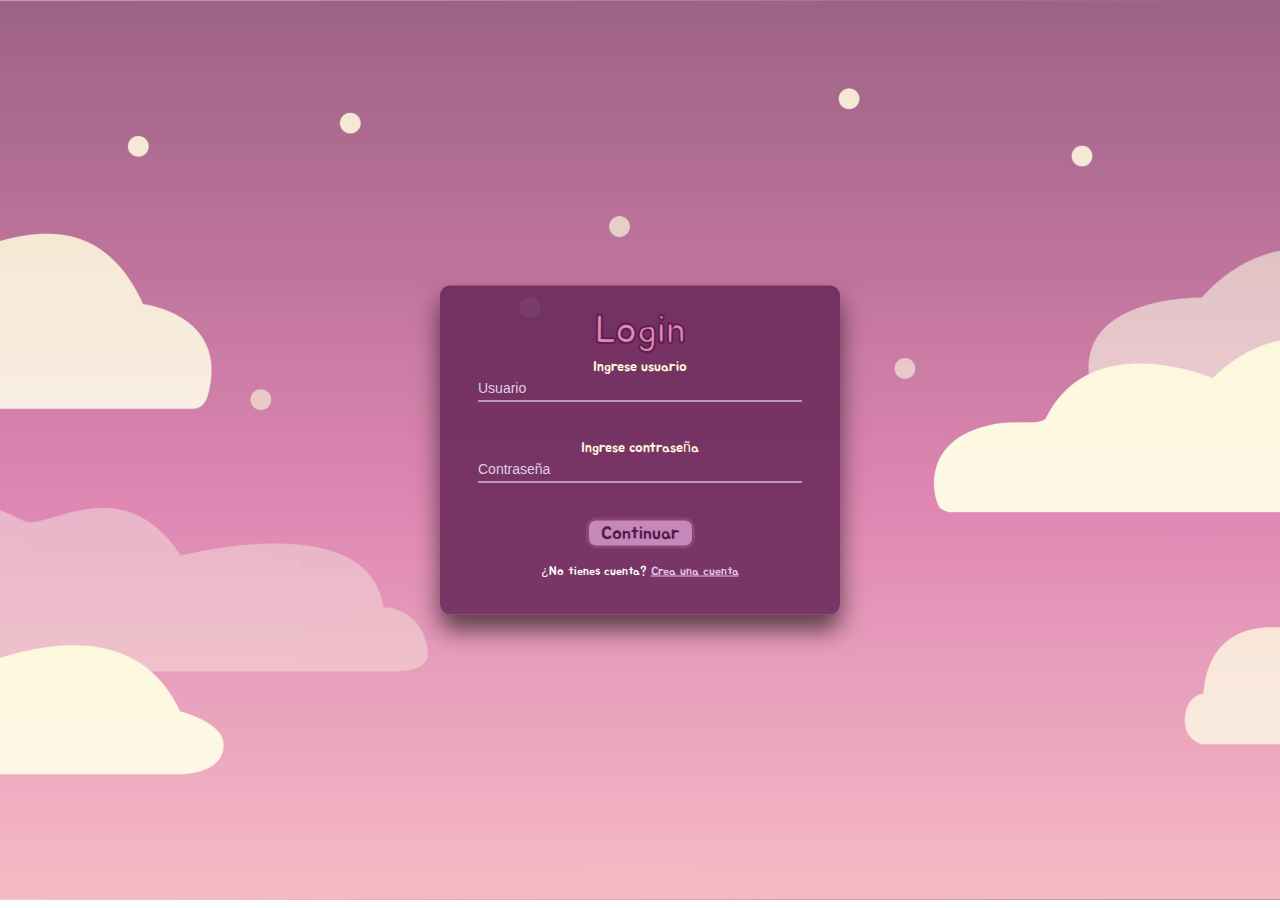
<file: workspace/Sitio/html/index.html>
<!DOCTYPE html>
  <html lang="en">
  <head>
    <link rel="Website Icon" type="png" href="../img/Logo-Epicare.png">
      <meta charset="UTF-8">
      <meta http-equiv="X-UA-Compatible" content="IE=edge">
      <meta name="viewport" content="width=device-width, initial-scale=1.0">
      <title>EpiCare</title>
      <link rel="stylesheet" href="../css/styles.css">
  </head>
  <body style="display:flex; align-items:center; justify-content:center;">
  <div class="login-page">
    <div class="form">
      <form class="register-form" method="POST">
        <h2 style="color:#E188B3; -webkit-text-stroke-width: 1px; -webkit-text-stroke-color: #601E51; font-size: 40px; margin-top: 1px; font-weight: 5px;">Registrarse</h2>
        <label for="nombre">Ingrese nombre completo</label>
        <input type="text" placeholder="Nombre completo *" id="nombre" required/>
        <label for="apellido">Ingrese apellido completo</label>
        <input type="text" placeholder="Apellido *" id="apellido" required/>
        <label for="email">Ingrese email</label>
        <input type="email" placeholder="ejemplo@gmail.com" id="email" required/>
        <label for="usuario">Ingrese usuario</label>
        <input type="text" placeholder="Usuario *" id="usuarior" required/>
        <label for="password">Ingrese contraseña</label>
        <input type="password" id="password" placeholder="Contraseña *" required/>
        <input type="checkbox" id="ver">
        <span><label for="vinculo" >¿Eres vínculo?</label><input id="vinculo" class="vinculo" type="checkbox"/></span>
        <div class="botonbienv">
          <div class="continuar" style="height: 25px;">
            <a class="btn" href="#" id="registrar" style="color:#541D4F; font-size: 18px; margin:12px; margin-top: 2px;">
              Continuar
            </a>
          </div>   
        </div>
        <p class="message">¿Ya tienes cuenta? <a href="#">Loguearse</a></p>
        <p class="mensajer"></p>
      </form>
      <form class="login-form" method="post">
        <h2 style="color:#E188B3; -webkit-text-stroke-width: 1px; -webkit-text-stroke-color: #601E51; font-size: 40px; padding:0px; margin:0px;"></i> Login</h2>
        <label for="usuario">Ingrese usuario</label>
        <input type="text" placeholder="Usuario" id="usuario" required />
        <br>
        <br>
        <label for="contraseña">Ingrese contraseña</label>
        <input type="password" placeholder="Contraseña" id="contrasenia" required/>
        <br>
        <br>
        <div class="botonbienv">
          <div class="continuar" style="height: 25px;">
            <a class="btn" href="#" id="login" style="color:#541D4F; font-size: 18px; margin:12px; margin-top: 2px;">
              Continuar
            </a>
          </div>   
        </div>
        <p class="message">¿No tienes cuenta? <a href="#">Crea una cuenta</a></p>
        <p class="mensaje"></p>
      </form>
    </div>
  </div>
  <script src="https://code.jquery.com/jquery-3.6.0.min.js"></script>
  <script src="../js/main.js"></script>
  </body>
  </html>
</file>
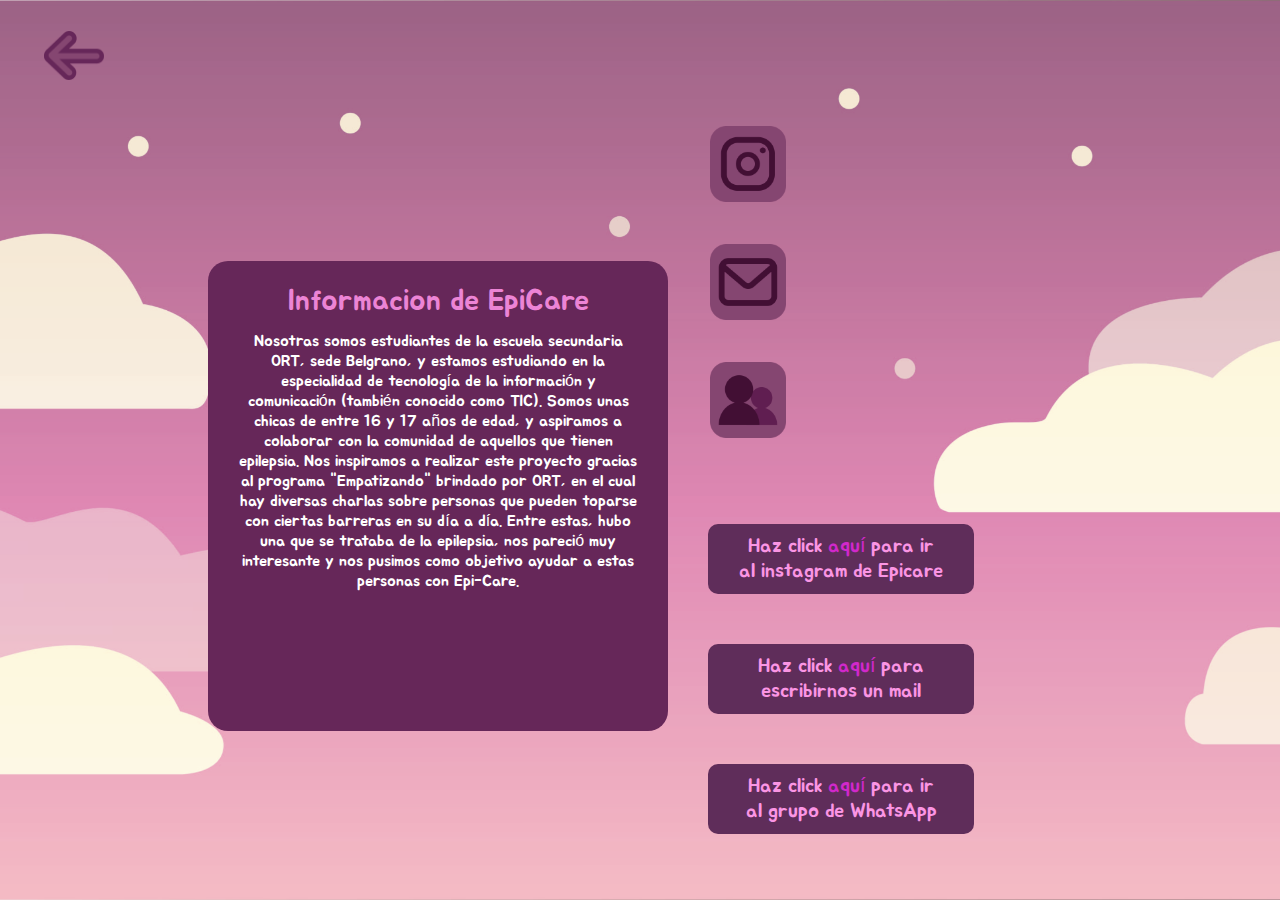
<file: workspace/Sitio/html/AboutUs.html>
<!DOCTYPE html>
<html lang="en">
<head>
    <link rel="Website Icon" type="png" href="../img/Logo-Epicare.png">
    <meta charset="UTF-8">
    <meta name="viewport" content="width=device-width, initial-scale=1.0">
    <title>EpiCare</title>
    <link rel="stylesheet" href="../css/styles.css">
</head>
<body>
    <header class="flecha" style="margin-left:36px; height: 100px; display: flex; align-items: center;">
        <a href="Lobby.html"><img src="../img/Flecha.png" style=" width:60px;"></a> 
    </header>
    <main style="display: flex; align-items: center; justify-content: center; margin-left:200px;">
        <section style="margin: 0px; padding: 10px; border-radius: 20px; background-color: #662759; width: 450px; height: 450px; display: flex; flex-direction: column; align-items: center; justify-content: center; text-align: center; overflow: auto;">
            <article class="Information" style="height: 700px;"> <!--Aca nos quedamos, hay que subir el texto-->
                <article >
                    <h1 style="color:#EC84D5; font-size: 30px; font-weight: 200; line-height: 20px; letter-spacing: 0em;">Informacion de EpiCare</h1>
                </article>
                <article>
                    <p style="width: 400px; color:white;">
                        Nosotras somos estudiantes de la escuela secundaria ORT, sede Belgrano, y estamos estudiando en la especialidad de tecnología de la información y comunicación (también conocido como TIC). 
Somos unas chicas de entre 16 y 17 años de edad, y aspiramos a colaborar con la comunidad de aquellos que tienen epilepsia. Nos inspiramos a realizar este proyecto gracias al programa "Empatizando" brindado por ORT, en el cual hay diversas charlas sobre personas que pueden toparse con ciertas barreras en su día a día. Entre estas, hubo una que se trataba de la epilepsia, nos pareció muy interesante y nos pusimos como objetivo ayudar a estas personas con Epi-Care.
                    </p>
                </article>
            </article>
        </section>
        
        <section>
            <article style="display: flex; flex-wrap:wrap;" class="Social">
                <article class="icons" style="padding:0px; margin:5px;">
                    <ul style="list-style: none;">
                        <li><img src="../img/Icono Instagram.png" class="socials"></li>
                        <li><img src="../img/Icono de gmal.png" class="socials"></li>
                        <li><img src="../img/Icono de grupo.png" class="socials"></li>
                    </ul>
                </article>
                <article class="Instagram">
                    
                    <ul style="list-style: none;">
                        <li><p class="ig" >Haz click <a href="https://instagram.com/epicaree?igshid=dTA3Y2s3ZDh6MGZ2" style="text-decoration: none; color:#D128CA;">aquí</a> para ir al instagram de Epicare</p></li>
                        <li><p class="ig" >Haz click <a href="mailto:epicaree@gmail.com?subject=Asunto del correo&body=Cuerpo del correo" style="text-decoration: none; color:#D128CA;" >aquí</a> para escribirnos un mail</p></li>
                        <li><p class="ig lar">Haz click <a href="https://chat.whatsapp.com/LfnjOqGzAtjEjNrd0Y3JZl"  style="text-decoration: none; color:#D128CA;" >aquí</a> para ir al grupo de WhatsApp</p></li>
                    </ul>
                </article>
            </article>
        </section>
    </main>
</body>
</html>
</file>
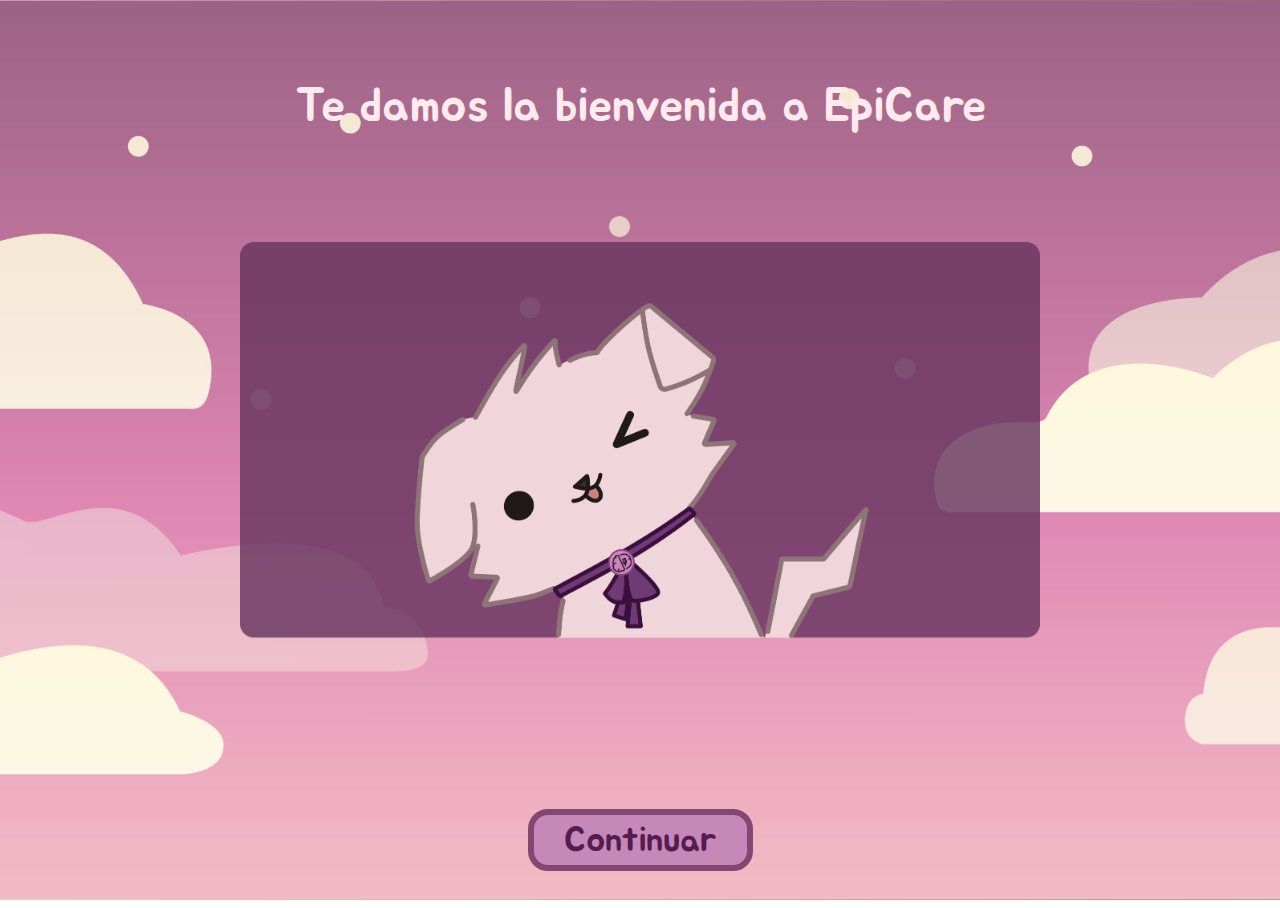
<file: workspace/Sitio/html/Bienvenida.html>
<!DOCTYPE html>
<html lang="en">
    <head>
      <link rel="Website Icon" type="png" href="../img/Logo-Epicare.png">
      <meta charset="UTF-8">
      <meta http-equiv="X-UA-Compatible" content="IE=edge">
      <meta name="viewport" content="width=device-width, initial-scale=1.0">
      <title>EpiCare</title>
      <link rel="stylesheet" href="../css/styles.css"> 
    </head>
    <body style="display: grid;">
      <div class="title">
        <h1 style="font-size:48px; color: #FFEAED; font-weight: 400; letter-spacing: 0em;">Te damos la bienvenida a EpiCare</h1>
      </div>
      
        <div class="mascota">
          <img src="../img/Group 12.png" style="width:800px;">
        </div>
      <br>
      <!--style="justify-content: center; align-items: center;"-->
      <div class="botonbienv">
        <div class="continuar" style="border-radius: 20px; border: 6px solid #854671;">
          <a class="btn" href="Index.html" style="color:#541D4F; font-size: 35px; margin-top: 4px;">
            Continuar
          </a>
        </div>   
      </div>
        
    </body>
</html>
</file>
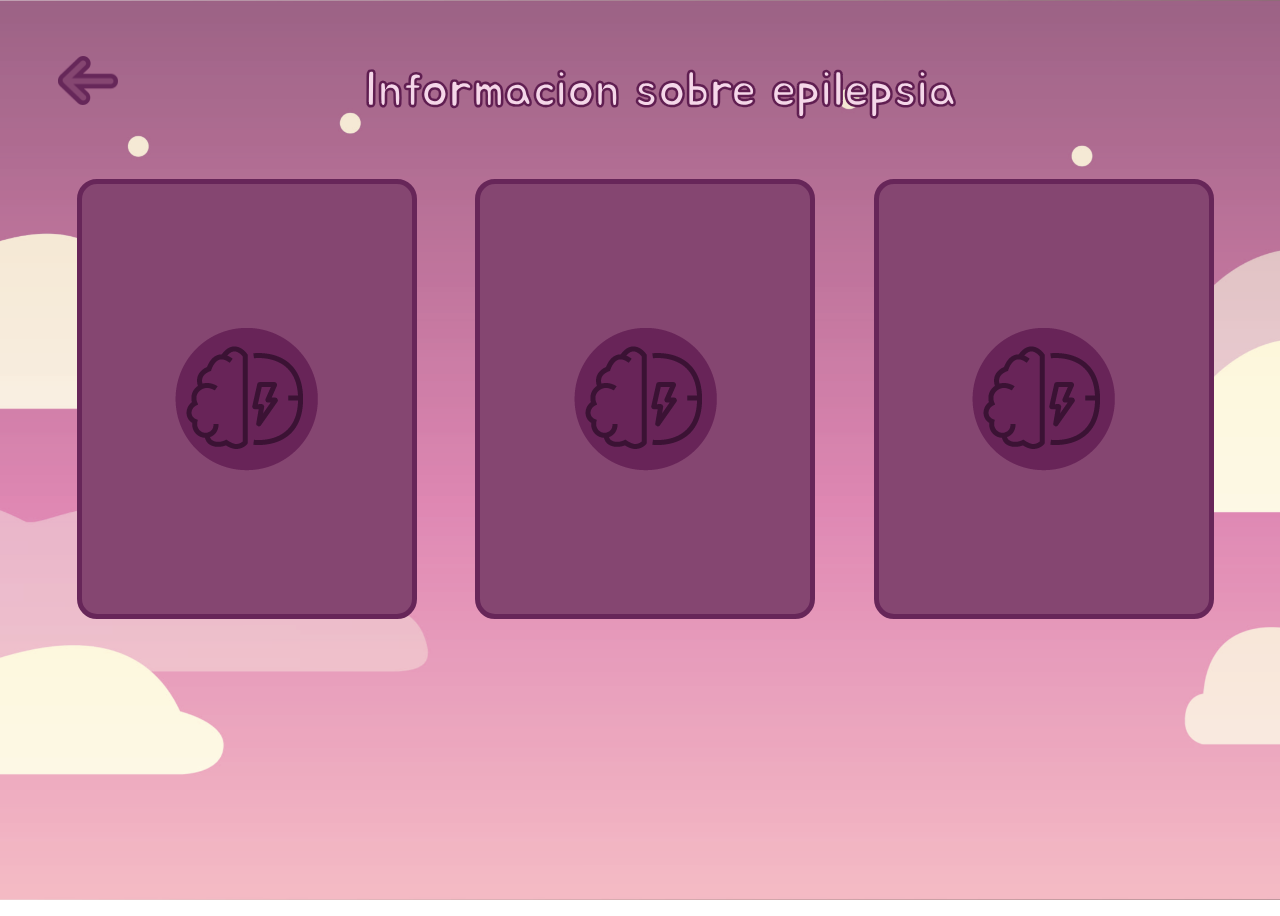
<file: workspace/Sitio/html/Informate.html>
<!DOCTYPE html>
  <html lang="en">
  <head>
      <link rel="Website Icon" type="png" href="../img/Logo-Epicare.png">
      <meta charset="UTF-8">
      <meta http-equiv="X-UA-Compatible" content="IE=edge">
      <meta name="viewport" content="width=device-width, initial-scale=1.0">
      <title>EpiCare</title>
      <link rel="stylesheet" href="../css/informate.css">
  </head>
  <body>
    <header class="flecha">
        <ul style="display: grid; list-style: none;">
            <li><a href="Lobby.html"><img src="../img/Flecha.png" style="width: 60px; margin:40px; margin-left: 10px; margin-bottom: -50px;;"></a></li>
            <article style=" display: flex;justify-content: center; align-items: start; height: auto;">
            <li><h1 style="font-size: 50px; font-family: Jua; color:#F5D7E9; -webkit-text-stroke-width: 1px; -webkit-text-stroke-color: #601E51; padding:0px; margin:0px; margin-bottom: 20px;">Informacion sobre epilepsia</h1></li>
            </article>
        </ul>
    </header>
    <main style="height: 470px;">
        <section class="padre">

            <article class="card">
                <article class="card-inner">

                    <article class="card-front">
                        <img src="../img/Sello de las tarjetas.png">
                    </article>

                    <article class="card-back">
                        <article class="title">
                            <h2>¿Qué es la epilepsia?</h2>
                        </article>
                        <article class="text">
                            <p>La epilepsia es una afección neurológica crónica caracterizada por la presencia de convulsiones recurrentes, que son resultado de una actividad eléctrica anormal en el cerebro. Estas convulsiones pueden manifestarse de diversas maneras, desde pequeñas sacudidas musculares hasta episodios más intensos que implican pérdida de conciencia.</p>
                        </article>
                    </article>

                </article>
            </article>

            <article class="card" >
                <article class="card-inner">

                    <article class="card-front">
                        <img src="../img/Sello de las tarjetas.png">
                    </article>

                    <article class="card-back">
                        <article class="title">
                            <h2>Tipos de crisis</h2>
                        </article>
                        <article class="text">
                            <p style="font-size: 13px;">Crisis Generalizadas: 
                                Crisis Tónico-Clónicas Generalizadas, involucran toda la actividad cerebral y suelen incluir rigidez muscular (fase tónica) seguida de movimientos rítmicos (fase clónica). También pueden ir acompañadas de pérdida de conciencia. 
                                Crisis de Ausencia, breves pérdidas de conciencia, a menudo con mirada fija y falta de respuesta a estímulos externos. 
                                Crisis Mioclónicas, provocan sacudidas cortas en partes del cuerpo.
                                Crisis Epilépticas Focales o Parciales:
                                Crisis Parciales Simples, originadas en una parte específica del cerebro, pueden afectar la conciencia o la percepción sin pérdida completa de conciencia. 
                                Espasmos epilépticos:
                                Aparecen en niños con meses de edad, y son raras tras el segundo año de vida. Consisten en una flexión o extensión brusca del cuerpo y de la cabeza durante 1 a 5 segundos. 
                                </p>
                        </article>
                    </article>

                </article>
            </article>

            <article class="card" >
                <article class="card-inner">

                    <article class="card-front">
                        <img src="../img/Sello de las tarjetas.png">  
                    </article>

                    <article class="card-back">
                        <article class="title">
                            <h2>¿Qué NO hacer?</h2>
                        </article>
                        <article class="text">
                            <p>Durante una crisis epiléptica: 
                                NO trate de sujetar a la persona o evitar que se mueva. 
                                NO ponga nada en la boca de la persona porque podría lesionarle los dientes o la mandíbula. Una persona con una convulsión no se puede tragar la lengua. 
                                NO intente darle respiración boca a boca (como RCP). Por lo general, las personas comienzan a respirar de nuevo por su cuenta después de una convulsión. 
                                NO le ofrezca agua ni alimentos a la persona hasta que no esté completamente alerta.
                                </p>
                        </article>
                    </article>

                </article>
            </article>

        </section>
    </main>
        
  </body>
  </html>
</file>
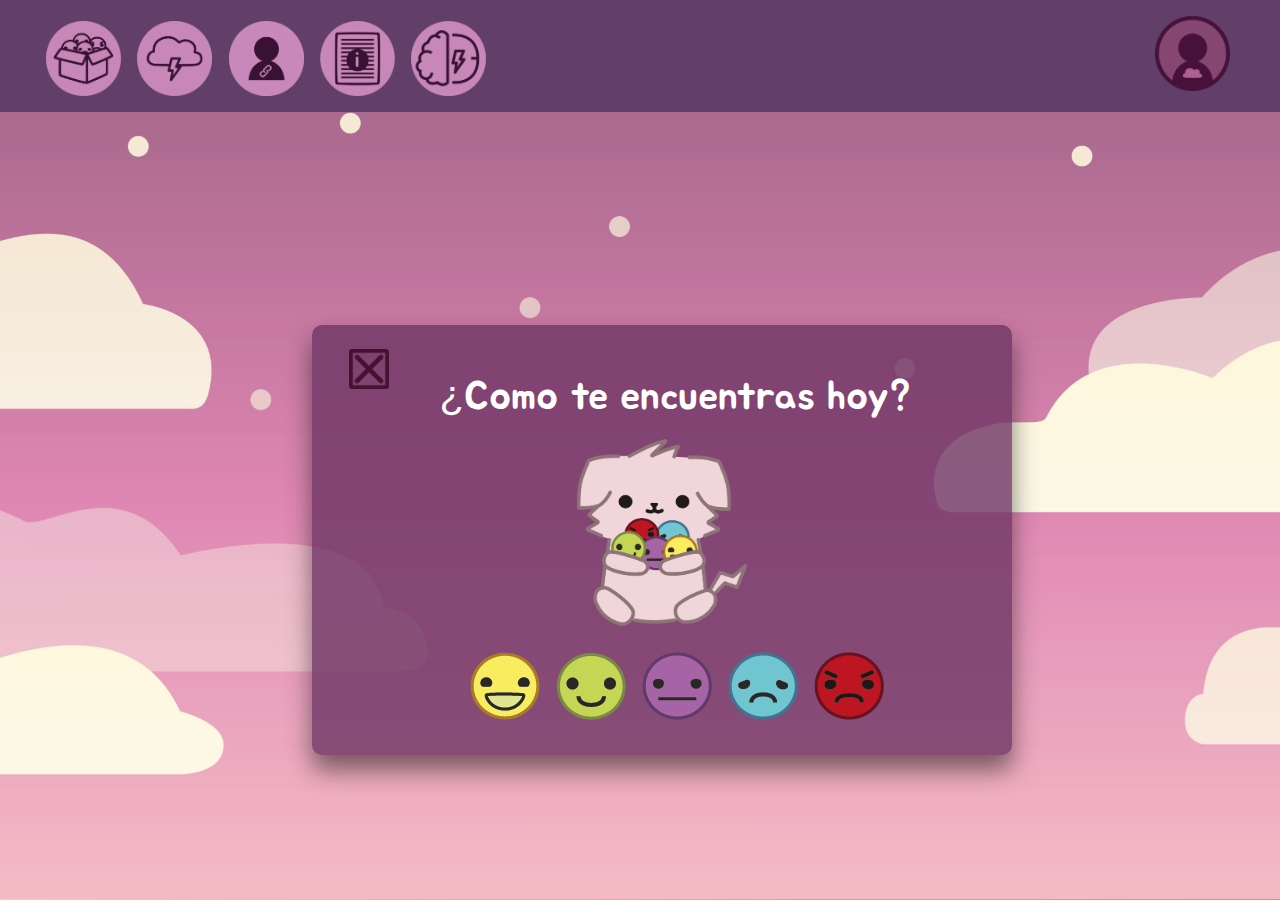
<file: workspace/Sitio/html/Lobby.html>
<!DOCTYPE html>
<html lang="en">
<head>
    <meta charset="UTF-8">
    <link rel="Website Icon" type="png" href="../img/Logo-Epicare.png">
    <meta name="viewport" content="width=device-width, initial-scale=1.0">
    <meta http-equiv="X-UA-Compatible" content="ie=edge">
    <link rel="stylesheet" href="../css/styles.css"/>
    <title>EpiCare</title>
    <style>
        button {
            padding: 1;
            margin: 1;
            border-radius: 100%;
            background: transparent;
            border-color: transparent;
        }
    </style>
</head>
<body>
    
    <nav class="barra">
        <ul class="nav-links" style="padding: 10px 0 0;">
            <li><a href="CalendarioEmociones.html"><img src="../img/Icono de calendario emociones.png" style="width: 75px;"></a></li>
            <li><a href="CalendarioAtaques.html"><img src="../img/Icono Calendario Ataques.png" style="width: 75px;"></a></li>
            <li><a href="vínculos.html"><img src="../img/Icono de Vinculo.png" style="width: 75px;"></a></li>
            <li><a href="Informate.html"><img src="../img/Icono de info.png" style="width: 75px;"></a></li>  
            <li><a href="AboutUs.html"><img src="../img/Icono Informacion Epicare.png" style="width: 75px;"></a></li>
        </ul>
        <ul class="profile" style="margin-right: 20px;">
            <li><a href="Profile.html"><img src="../img/Icono Usuario.png" style="width: 75px;"></a></li>
        </ul>
    </nav>  
    <div class="perro"> 
        <img src="../img/Perrito Buscador (1).png" id="perritobusca">
    </div>
    
        <div class="cuadro" id="cuadro" style="justify-content: center;">
            <ul class="tc1" style="justify-content: space-between; margin-bottom: -10px;;">
                <li><button style="margin:0px;" type="button" id="cerrar" class="cerrar"><img style="margin:0px;" src="../img/X.png" style="cursor: pointer;"></button></li>
                <li><h1 style="color:#fff; font-weight: 100; font-size: 40px; margin-left: -10px;">¿Como te encuentras hoy?</h1></li>
            </ul>
            <article>
            <img style="width: 170px;" src="../img/Perrito emocion Nuevo.png">
        </article>
            <nav>
                <ul class="emociones">
                    <li><button type="button" id="1" class="felizfeliz"><img src="../img/Iamsohappyhappy.png"></button></li>
                    <li><button type="button" id="2" class="feliz"><img src="../img/happy.png"></button></li>
                    <li><button type="button" id="3" class="meh"><img src="../img/Meh.png"></button></li>
                    <li><button type="button" id="4" class="triste"><img src="../img/Tite.png"></button></li>
                    <li><button type="button" id="5" class="enojado"><img src="../img/enojado.png"></button></li> 
                </ul>
            </nav>
        </div>
        
    <div class="caja" id="caja"></div>
    <script src="https://code.jquery.com/jquery-3.6.0.min.js"></script>
    <script src="../js/lobby.js"></script>
</body>
</html>
</file>
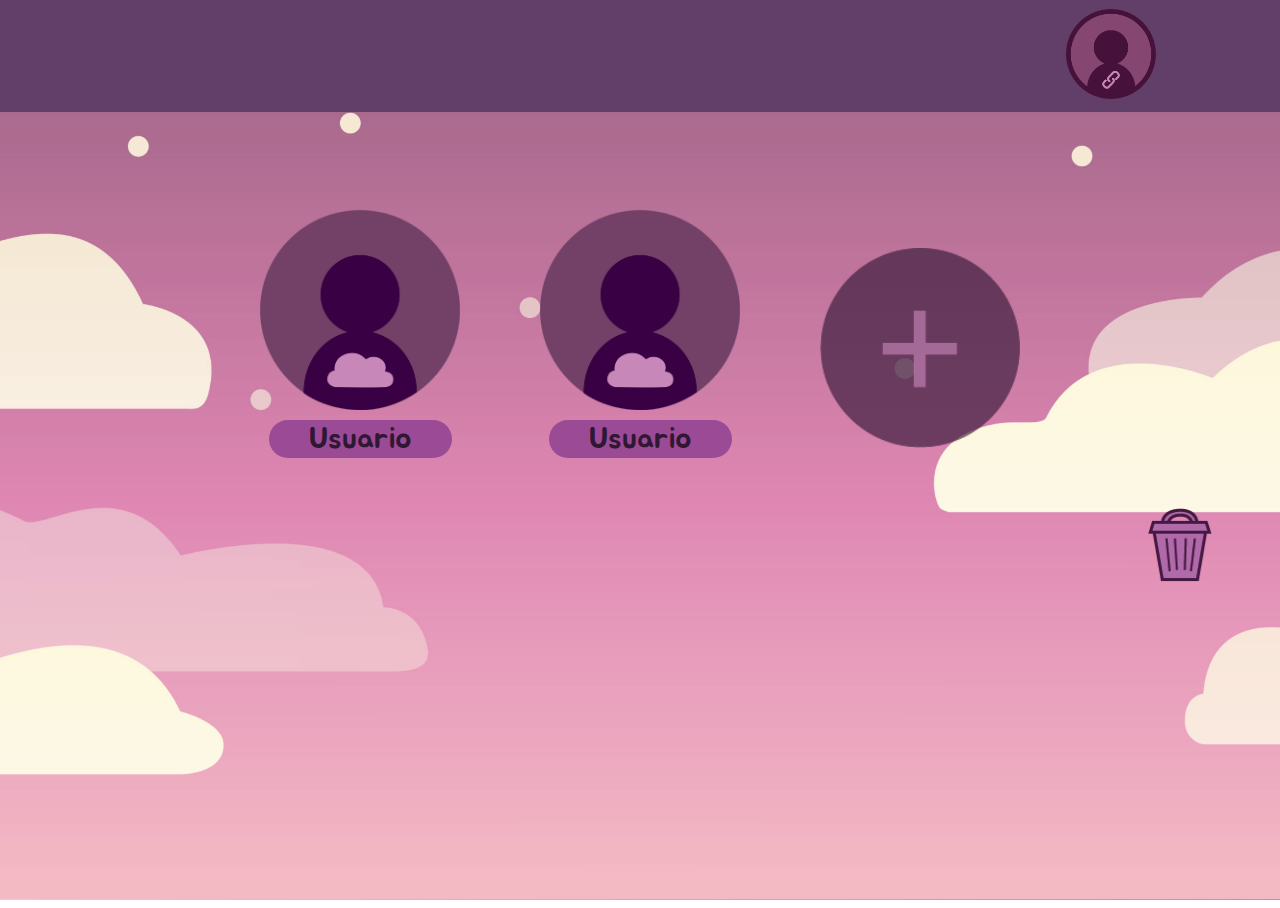
<file: workspace/Sitio/html/LobbyVinculo.html>
<!DOCTYPE html>
<html lang="en">
<head>
    <meta charset="UTF-8">
    <link rel="Website Icon" type="png" href="../img/Logo-Epicare.png">
    <meta name="viewport" content="width=device-width, initial-scale=1.0">
    <meta http-equiv="X-UA-Compatible" content="ie=edge">
    <link rel="stylesheet" href="../css/styles.css"/>
    <link rel="stylesheet" href="../css/informate.css"/>
    <title>EpiCare</title>

</head>
<body>
    <header class="flecha">
        <nav class="barra" style="position:fixed;">
            <ul class="profile" style="margin-right: 20px;">
                <li><a href="Profile.html"><img src="../img/Icono de Vinculo Usuario.png" style="width: 90px;"></a></li>
            </ul>
        </nav>
    </header>
    <main style="height: 520px; margin-bottom: -70px;">
        
        <section class="padre">
            <article class="cuadro" id="cuadro">

                <article class="item">
                    <img src="../img/Cerrar Pantalla.png" id="cerrar">
                </article>

                <article class="item2">
                    <article class="item2child">
                        <h1>Ingresar ID</h1>
                    </article>
                    <article class="item2child2">
                        <input type="number">
                        <button>Continuar</button>
                    </article>
                </article>

            </article>
            <article class="padre vinculos">
                <article class="columna columna2">
                    <article class="eliminar" id="sacar">
                        <img class="menos" id="menos" src="../img/Simbolo para eliminar vinculo.png">
                    </article>
                    <a class="foto userVinculo" href="visualizar.html">
                        <img src="../img/Usuario con Epilepsia[Vinculo].png">
                    </a>
                    <article class="nombre">
                        <p class="name name2">Usuario</p>
                    </article>
                </article>
                <article class="columna columna2">
                    <article class="eliminar" id="sacar">
                        <img class="menos" id="menos" src="../img/Simbolo para eliminar vinculo.png">
                    </article>
                    <a class="foto userVinculo" href="visualizar.html">
                        <img src="../img/Usuario con Epilepsia[Vinculo].png">
                    </a>
                    <article class="nombre">
                        <p class="name name2">Usuario</p>
                    </article>
                </article>
                <article class="columna columna2">
                    <article class="foto">
                        <img src="../img/agregar.png" id="agregar">
                    </article>
                    <article class="nombre">

                    </article>
                </article>
            </article>
        </section>
        
    </main>
    <footer class="footer2">
        <img class="tacho" id="tacho" src="../img/Basurita.png">
    </footer>
    <script src="../js/eliminar.js"></script>
    
    <script src="../js/vinculos.js"></script>
</body>
</html>
</file>
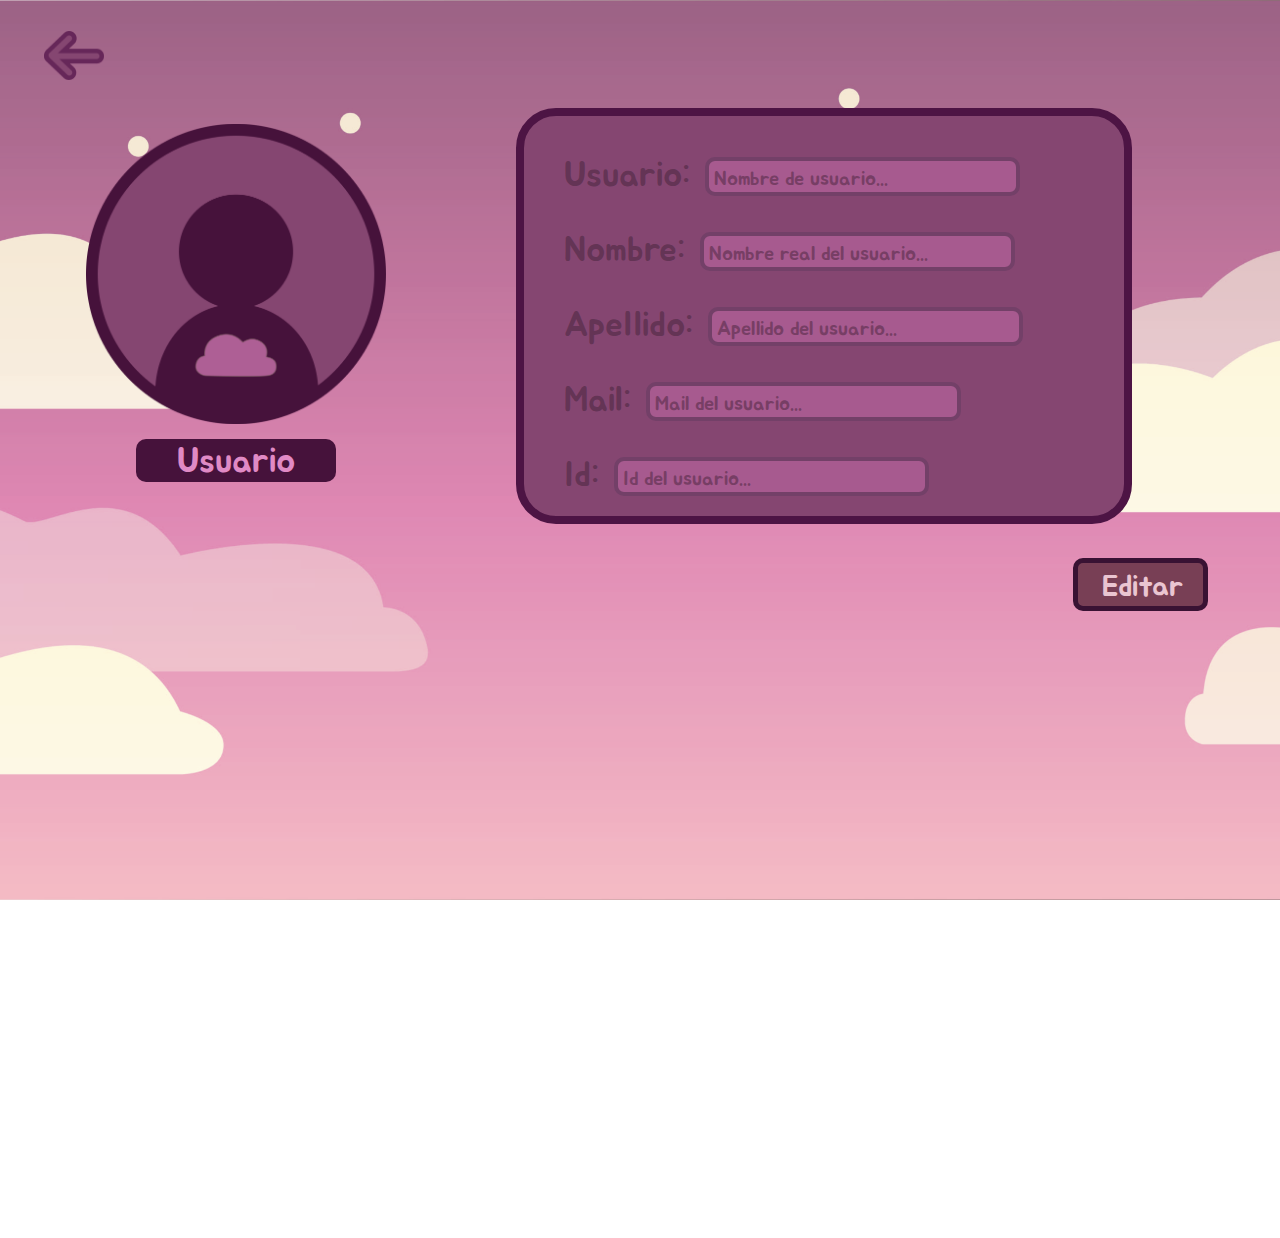
<file: workspace/Sitio/html/Profile.html>
<!DOCTYPE html>
<html lang="en">
<head>
    <meta charset="UTF-8">
    <link rel="Website Icon" type="png" href="../img/Logo-Epicare.png">
    <meta name="viewport" content="width=device-width, initial-scale=1.0">
    <link rel="stylesheet" href="../css/styles.css"/>
    <title>EpiCare</title>
</head>
<body>
    <header class="flecha" style="margin-left:36px; height: 100px; display: flex; align-items: center;">
        <a href="Lobby.html"><img src="../img/Flecha.png" style=" width:60px;"></a> 
    </header>
    <main style="margin-bottom:0;">
        <section>
            <article class="grid" style="margin-right: 140px;">
                    <article class="photo" style="background-color: transparent; display:flex; justify-content: end;">
                        <ul style="display:flex; flex-direction: column; align-items: center; list-style: none;">
                            <li><img src="../img/Foto Usuario.png"></li>
                            <li><h2 style="display:flex; justify-content: center; margin-top: 10px; font-size: 35px; align-items: center; color:#E08AC5; letter-spacing: 0em; font-weight: 10; ; background-color: #46123B; width: 200px; height: 40px; border-radius: 10px; padding-top: 3px;">Usuario</h2></li>
                        </ul>    
                    </article>
                    <article class="userinfo" style="background-color: transparent; display:flex; justify-content: start;">
                        <article style="background-color: #854671; width: 600px; height:400px; border-radius: 40px; border: 8px solid #4D1444; padding:0px;">
                            <ul style="margin:0px; list-style: none;">
                                <li><p style="display:flex; margin-top: 40px; font-size: 35px; align-items: center; color: rgba(59, 29, 50, 0.45); letter-spacing: 0em; font-weight: 10; ; width: auto; height: 40px;">Usuario: <span> <input id="miInput" class="datouser" placeholder="Nombre de usuario..." readonly></span> </p></li>
                                <li><p style="display:flex; margin-top: 0px; font-size: 35px; align-items: center; color: rgba(59, 29, 50, 0.45); letter-spacing: 0em; font-weight: 10; ; width: auto; height: 40px;">Nombre: <span><input id="miInput1" class="datouser" placeholder="Nombre real del usuario..." readonly></span> </p></li>
                                <li><p style="display:flex; margin-top: 0px; font-size: 35px; align-items: center; color: rgba(59, 29, 50, 0.45); letter-spacing: 0em; font-weight: 10; ; width: auto; height: 40px;">Apellido: <span><input id="miInput2" class="datouser" placeholder="Apellido del usuario..." readonly></span> </p></li>
                                <li><p style="display:flex; margin-top: 0px; font-size: 35px; align-items: center; color: rgba(59, 29, 50, 0.45); letter-spacing: 0em; font-weight: 10; ; width: auto; height: 40px;">Mail: <span><input id="miInput3" class="datouser" placeholder="Mail del usuario..." readonly></span> </p></li>
                                <li><p style="display:flex; margin-top: 0px; font-size: 35px; align-items: center; color: rgba(59, 29, 50, 0.45); letter-spacing: 0em; font-weight: 10; ; width: auto; height: 40px;">Id: <span><input id="miInput4" class="datouser" placeholder="Id del usuario..." readonly></span> </p></li>
                            </ul>
                        </article>
                    </article>
            </article>
        </section>
    </main>
    <footer style="display: flex; justify-content: end; margin-top:-680px;">
        <article class="contenedorpadrebutt" style="width: 700px; display:flex; margin-right: 64px; justify-content: end;">
            <a class="editbutton" id="edit">Editar</a> 
        </article>
    </footer>
    <script src="../js/profile.js"></script>
</body>
</html>
</file>
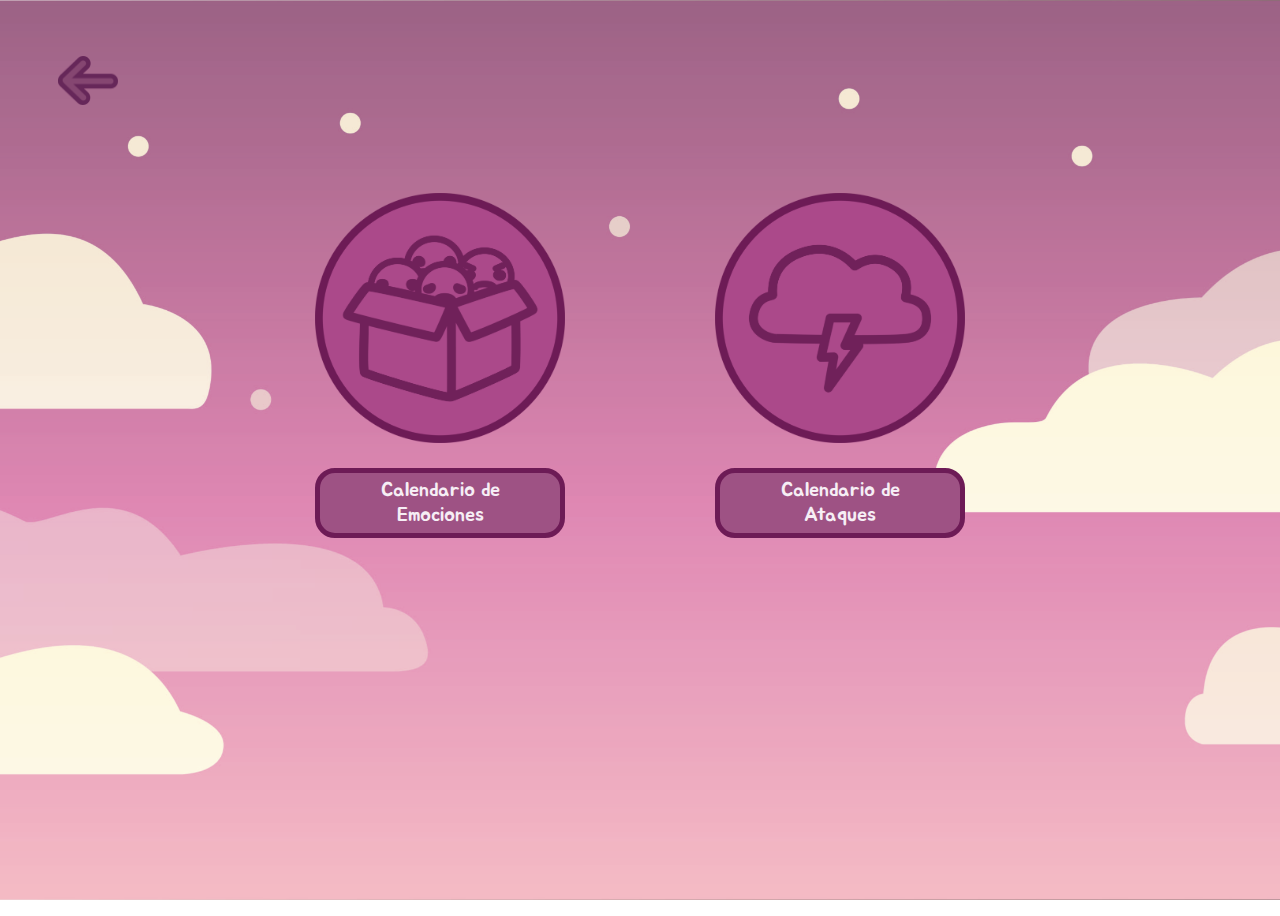
<file: workspace/Sitio/html/visualizar.html>
<!DOCTYPE html>
<html lang="en">
<head>
    <meta charset="UTF-8">
    <link rel="Website Icon" type="png" href="../img/Logo-Epicare.png">
    <meta name="viewport" content="width=device-width, initial-scale=1.0">
    <meta http-equiv="X-UA-Compatible" content="ie=edge">
    <link rel="stylesheet" href="../css/styles.css"/>
    <link rel="stylesheet" href="../css/style.css"/>
    <title>EpiCare</title>

</head>
<body>
    <header class="flecha">
        <ul style="display: grid; list-style: none;">
            <li><a href="Lobby.html"><img src="../img/Flecha.png" style="width: 60px; margin:40px; margin-left: 10px; margin-bottom: 0px;;"></a></li>
            <article style=" display: flex;justify-content: center; align-items: start;">
            </article>
        </ul>
    </header>
    <main>
        <article class="columna">
            <a href="../html/CalendarioEmociones.html"><img  src="../img/Icono de calendario emociones (1).png"></a>
            <p>Calendario de Emociones</p>
        </article>
        <article class="columna">
            <a href="../html/CalendarioAtaques.html"><img src="../img/Incono calendario ataques.png"></a>
            <p>Calendario de Ataques</p>
        </article>
    </main>
</body>
</html>
</file>
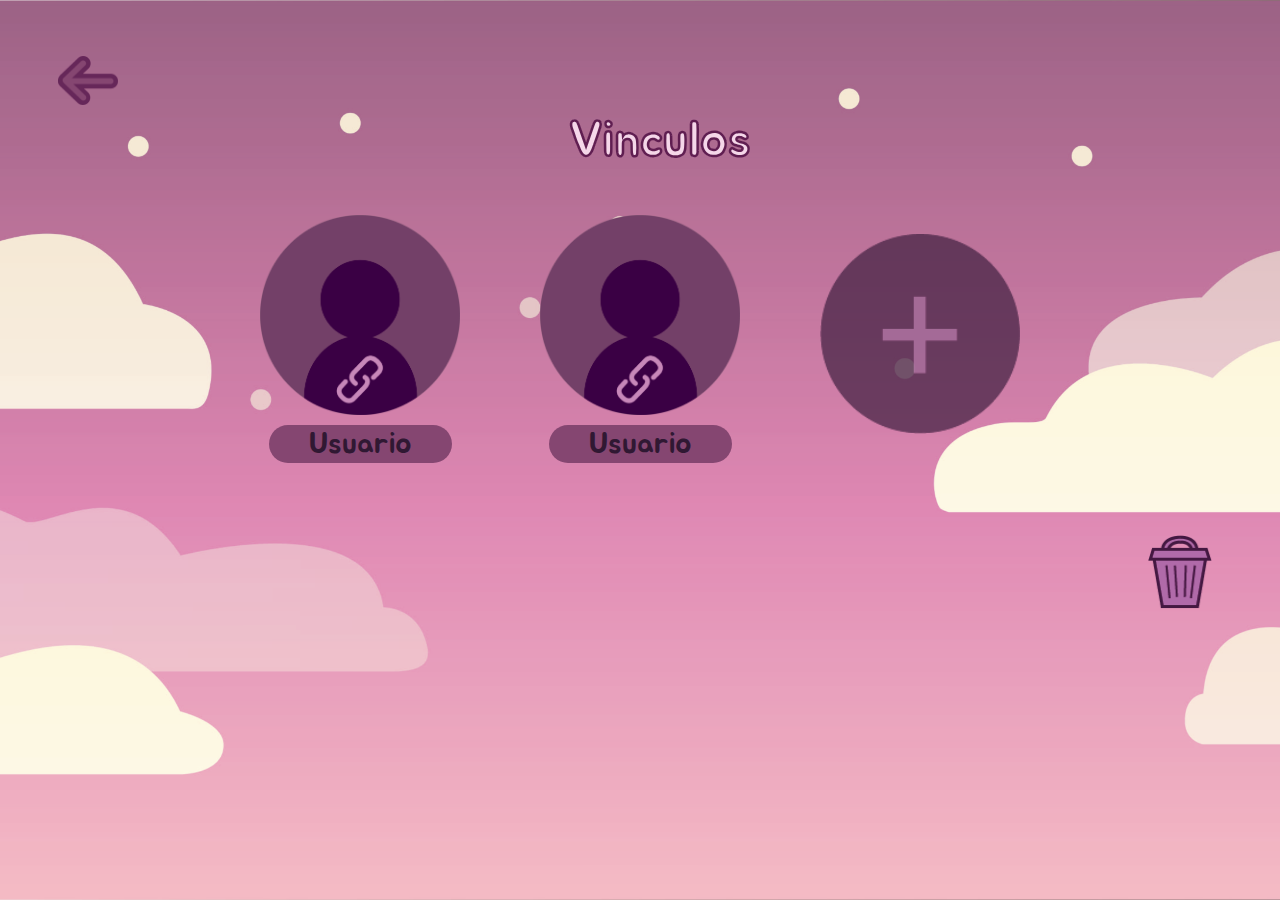
<file: workspace/Sitio/html/vínculos.html>
<!DOCTYPE html>
<html lang="en">
<head>
    <meta charset="UTF-8">
    <link rel="Website Icon" type="png" href="../img/Logo-Epicare.png">
    <meta name="viewport" content="width=device-width, initial-scale=1.0">
    <meta http-equiv="X-UA-Compatible" content="ie=edge">
    <link rel="stylesheet" href="../css/informate.css"/>
    <title>EpiCare</title>

</head>
<body>
    <header class="flecha">
        <ul style="display: grid; list-style: none;">
            <li><a href="Lobby.html"><img src="../img/Flecha.png" style="width: 60px; margin:40px; margin-left: 10px; margin-bottom: 0px;;"></a></li>
            <article style=" display: flex;justify-content: center; align-items: start;">
            <li><h1 style="font-size: 50px; font-family: Jua; color:#F5D7E9; -webkit-text-stroke-width: 1px; -webkit-text-stroke-color: #601E51; padding:0px; margin:0px;">Vinculos</h1></li>
            </article>
        </ul>
    </header>
    <main style="height: 300px;">
        
        <section class="padre">
            <article class="cuadro" id="cuadro">

                <article class="item">
                    <img src="../img/Cerrar Pantalla.png" id="cerrar">
                </article>

                <article class="item2">
                    <article class="item2child">
                        <h1>Ingresar ID</h1>
                    </article>
                    <article class="item2child2">
                        <input type="number">
                        <button>Continuar</button>
                    </article>
                </article>

            </article>
            <article class="padre vinculos">
                <article class="columna">
                    <article class="eliminar" id="sacar">
                        <img class="menos" id="menos" src="../img/Simbolo para eliminar vinculo.png">
                    </article>
                    <article class="foto">
                        <img src="../img/Persona Vinculo.png">
                    </article>
                    <article class="nombre">
                        <p class="name">Usuario</p>
                    </article>
                </article>
                <article class="columna">
                    <article class="eliminar" id="sacar">
                        <img class="menos" id="menos" src="../img/Simbolo para eliminar vinculo.png">
                    </article>
                    <article class="foto">
                        <img src="../img/Persona Vinculo.png">
                    </article>
                    <article class="nombre">
                        <p class="name">Usuario</p>
                    </article>
                </article>
                <article class="columna">
                    <article class="foto">
                        <img src="../img/agregar.png" id="agregar">
                    </article>
                    <article class="nombre">

                    </article>
                </article>
            </article>
        </section>
        
    </main>
    <footer>
        <img class="tacho" id="tacho" src="../img/Basurita.png">
    </footer>
    <script src="../js/eliminar.js"></script>
    
    <script src="../js/vinculos.js"></script>
</body>
</html>
</file>
<file: workspace/Sitio/css/styles.css>
@import url('https://fonts.googleapis.com/css2?family=Jua&display=swap');
html {
 height: 100%;
}
body{
  overflow: hidden; 
  justify-content: center;
  align-items: center;
  font-family: 'Jua', sans-serif;
  min-height: 100vh;
  background: url('../img/PantallaFondo.jpg') no-repeat;
  background-size: cover;
  background-position: center;
 }
.vinculo1 {
  grid-template-columns: repeat(3, 1fr);
  grid-gap: 60px;
  grid-auto-rows: 100px;
  display:flex;
  position:relative;
  justify-content: center;
  top:50%;
}
.borde h2{
  color:black;
  margin:6px;
  margin-left: 30px;
}
.rect{
  grid-template-columns: repeat(3, 1fr);
  grid-gap: 8.2%;
  grid-auto-rows: 100px;
  display:flex;
  position:relative;
  justify-content: center;
  left:1%;
  
}
.borde{
  background:#995FA3;
  border-radius: 60px;
  width: 150px;
  height: 40px;
  position:relative;
  top:50%;
  justify-content: center;
}
.perro{
display: flex;
align-items: end;
justify-content: center;
width: 100%;
height: 650px;
}
#perritobusca{
  visibility: hidden;
  width: 400px;
}

.editbutton{
  border-radius: 10px;
  height: 30px;
  border: 5px solid #391233;
  background: #783F55;
  width: 100px;
  text-align: center;
  color:#EAC5D1;
  font-size: 30px;
  font-style: normal;
  font-weight: 400;
  line-height: normal;
  padding:5px 10px;
  padding-left: 15px;
  padding-bottom: 8px;
  cursor:pointer;
}
.barra{
  top: 0%;
  left: 0%;
  height: 7rem;
  width: 100vw;
  background-color: #623F68;
  display: flex;
  position: fixed;
  z-index: 10;
}
 .nav-links{
  display: flex;
  list-style: none; 
  margin:5px;
  margin-bottom: 5px;
  margin-left:30px;
  width: 60vw;
  justify-content: space-evenly;
  justify-content: space-evenly;
  align-items: center;
}
.profile {
  display: flex;
  list-style: none; 
  width: 88vw;
  justify-content: space-evenly;
  justify-content: right;
  align-items: center;
  padding:30px;
}
 .botonbienv, .mascota{
 display:flex;
 justify-content:center;
 align-items:flex-end;
 
 }
 .title{
 display:flex;
 justify-content: center;
 align-items: center;;
 }
.profile-page
{
  width: 500px;
  padding: 8% 0 0;
  margin: auto;
}
.info {
  position: relative;
  z-index: 1;
  text-align: center;
  position: absolute;
  top: 50%;
  left: 50%;
  width: 500px;
  padding: 40px;
  transform: translate(-50%, -50%);
  background: transparent;
  backdrop-filter: blur(20px);
  box-sizing: border-box;
  box-shadow: 0 15px 25px rgba(0,0,0,.6);
  border-radius: 10px;
}
.login-page {
  width: 400px;
  padding: 0 0 0;
  margin: auto;
}
.data {
  width: 270px;
  height: 300px;
  padding: 8% 0 0;
  margin-right: 50%;
  background-color: #623F68;
  margin-left: 150px;
}
.data label{
  width: 60%;
 font-size: 20px;
}
.cuadro1{
  visibility: hidden;
}
.caja1{
  visibility: hidden;
}
.cuadro, .caja{
  width: 700px;
  height: 430px;
  margin-right: 0;
  margin-left: 150px;
  position: relative;
  z-index: 1;
  text-align: center;
  position: absolute;
  top: 60%;
  left: 40%;
  padding: 0px;
  transform: translate(-50%, -50%);
  box-sizing: border-box;
  border-radius: 10px;
  align-items: center;
  justify-content: center;
}
.cuadro1 {
  width: 270px;
  height: 350px;
  padding: 3% 0 0;
  margin-right: 0;
  margin-left: 150px;
  position: relative;
  z-index: 1;
  text-align: center;
  position: absolute;
  top: 50%;
  left: 40%;
  width: 600px;
  padding: 40px;
  transform: translate(-50%, -50%);
  box-sizing: border-box;
  border-radius: 10px;
  align-items: center;
  justify-content: center;
}
.caja {
  background-color: #6E3565;
  opacity: 80%;
  box-sizing: border-box;
  box-shadow: 0 15px 25px rgba(0,0,0,.6);
  border-radius: 10px;
  z-index: 0;
}
.caja1 {
  width: 270px;
  height: 350px;
  padding: 8% 0 0;
  margin-right: 50%;
  background-color: #623F68;
  opacity: 80%;
  margin-left: 150px;
  position: relative;
  z-index: 0;
  text-align: center;
  position: absolute;
  top: 60%;
  left: 40%;
  width: 600px;
  padding: 40px;
  transform: translate(-50%, -50%);
  box-sizing: border-box;
  box-shadow: 0 15px 25px rgba(0,0,0,.6);
  border-radius: 10px;
}
#cerrar {
  padding: 2px 10px;
  display:flex;
  cursor:pointer;
}
.ig{
  background-color: #5F2D5A; 
  padding:10px 30px; 
  color:#FB95E4; 
  border-radius: 10px; 
  font-size: 20px;
  width: 45%;
  margin-bottom:50px;
  text-align: center;
}
.lar{
  padding:10px 30px; 
}
.socials{
  width: 76px;
  margin:-3px;
  margin-bottom:40px;
}

#cerrar img{
  width:40px;
}
.tc1{
  list-style: none;
  display: flex;
  margin:20px 25px;
  margin-right:100px;  
  padding:0px;
}
.emociones
{
  display: flex;
  list-style: none; 
  top: -10px;
  left: 140px;
  width: 400px;
  padding: 10px;
  justify-content: space-evenly;
  align-items: center;
  position: relative;
}
.felizfeliz img:hover
{
transition: .3s;
transform: scale(1.07);
box-shadow: 0 0 50px #FAEC5E;
              border-radius: 100%;
}
.feliz img:hover
{
transition: .3s;
transform: scale(1.07);
box-shadow: 0 0 50px #C5D554;
              border-radius: 100%;
}
.meh img:hover
{
transition: .3s;
transform: scale(1.07);
box-shadow: 0 0 50px #A563A5;
              border-radius: 100%;
}
.triste img:hover
{
transition: .3s;
transform: scale(1.07);
box-shadow: 0 0 50px #71C6D0;
              border-radius: 100%;
}
.enojado img:hover
{
transition: .3s;
transform: scale(1.07);
box-shadow: 0 0 50px #BE1621;
              border-radius: 100%;
}
.form {
  position: relative;
  z-index: 1;
  text-align: center;
  position: absolute;
  top: 50%;
  left: 50%;
  width: 400px;
  padding: 20px;
  transform: translate(-50%, -50%);
  background: url(../img/background.png);
  box-sizing: border-box;
  box-shadow: 0 15px 25px rgba(0,0,0,.6);
  border-radius: 10px;
}
.form input {
 width: 90%;
 padding: 5px 0;
 font-size: 13px;
 color: #E9B4CE;
 margin-bottom: 15px;
 border: none;
 border-bottom: 1.5px solid #fff;
 outline: none;
 background: transparent;
}
.form label {
  font-size: 14px;
  color: #FFF7DB;
  
}
.labels{
  margin: 0px 20px;
}

.labels h1 {
  color:#EAC5D1;
  font-size: 35px;
  margin-bottom: -25px;
  padding: 0px;
  letter-spacing: 0em; 
  font-weight: 10;
}
.datouser::placeholder {
  color: #773E65;
  font-family: 'Jua', sans-serif;
}
.datouser{
  height: 25px;
  background-color:#A75A8F;
  border: 4px solid #734068;
  border-radius: 10px;
  width: 300px;
  display:flex; 
  align-items: center;
  padding-top: 5px;
  font-size: 20px;
  color: rgba(59, 29, 50, 0.45);  
  padding-left: 5px;
  margin-left: 15px;
}
.labels ::placeholder{
  color:#734068;
  font-size: 20px;
}
.grid {
  display: grid;
  grid-template-columns: repeat(2, 1fr);
  grid-template-rows: repeat(2, 500px);
  grid-template-areas: "photo userinfo";
  gap:130px;
}

.photo img {
  width: 300px;
  height: 300px; 
  align-self: center;
}
.form ::placeholder {
  font-size: 14px;
  color: #ded0e0;
  
}
.vinculo {
  font-size: 14px;
  transform:scale(1.5);
}
h2{
 color:white;
}
.form .message {
  margin: 15px 0 0;
  color: #fff;
  font-size: 12px;
}
.form .message a {
  color: #e4beeb;
  text-decoration: underline;
}
.form .register-form {
  display: none;
}
.btn{
  position: relative;
  display: inline-block;
  margin: 30px;
  font-size: 20px;
  text-decoration: none;
  overflow: hidden;
  margin-top: 8px;
}
.continuar{
  height: 50px;
  transition: .5s;
  background-color: #C687B9; 
  border-radius: 10px; 
  border: 3px solid #854671;
}
.continuar:hover {
  transition: .5s;
  box-shadow: 0 0 5px #C687B9,
              0 0 25px #C687B9,
              0 0 40px #C687B9;
}

.btn span {
  position: absolute;
  display: block;
}

.btn span:nth-child(1) {
  top: 0;
  left: -100%;
  width: 100%;
  height: 2px;
  background: linear-gradient(90deg, transparent, #995FA3);
  animation: btn-anim1 1s linear infinite;
}

@keyframes btn-anim1 {
  0% {
    left: -100%;
  }
  50%,100% {
    left: 100%;
  }
}

.btn span:nth-child(2) {
  top: -100%;
  right: 0;
  width: 2px;
  height: 100%;
  background: linear-gradient(180deg, transparent, #995FA3);
  animation: btn-anim2 1s linear infinite;
  animation-delay: .25s
}

@keyframes btn-anim2 {
  0% {
    top: -100%;
  }
  50%,100% {
    top: 100%;
  }
}

.btn span:nth-child(3) {
  bottom: 0;
  right: -100%;
  width: 100%;
  height: 2px;
  background: linear-gradient(270deg, transparent, #995FA3);
  animation: btn-anim3 1s linear infinite;
  animation-delay: .5s
}

@keyframes btn-anim3 {
  0% {
    right: -100%;
  }
  50%,100% {
    right: 100%;
  }
}

.btn span:nth-child(4) {
  bottom: -100%;
  left: 0;
  width: 2px;
  height: 100%;
  background: linear-gradient(360deg, transparent, #995FA3);
  animation: btn-anim4 1s linear infinite;
  animation-delay: .75s
}

@keyframes btn-anim4 {
  0% {
    bottom: -100%;
  }
  50%,100% {
    bottom: 100%;
  }
}
</file>
<file: workspace/Sitio/css/informate.css>
@import url('https://fonts.googleapis.com/css2?family=Jua&display=swap');
@import url('https://fonts.googleapis.com/css2?family=Inter&display=swap');

html {
  height: 100%;
}

body {
  overflow: hidden;
  justify-content: center;
  align-items: center;
  font-family: 'Jua', sans-serif;
  min-height: 100vh;
  background: url('../img/PantallaFondo.jpg') no-repeat;
  background-size: cover;
  background-position: center;
}

.padre {
  width: 100%;
  height: 100%;
  display: flex;
  justify-content: space-evenly;
  align-items: center;
  padding: 0px;
}

.card {
  width: 330px;
  height: 430px;
  padding: 0px;
  transition: 0.6s;
  perspective: 1000px;
}

.card-inner {
  width: 100%;
  height: 100%;
  transition: 0.6s;
  transform-style: preserve-3d;
  padding: 0px;
}

.card:hover .card-inner {
  transform: rotateY(180deg);
}

.card-front, .card-back {
  display: flex;
  justify-content: center;
  border: 5px solid #672659;
  width: 100%;
  height: 100%;
  border-radius: 20px;
  backface-visibility: hidden;
  position: absolute;
  align-items: flex-start;
}

.card-front {
  background-color: #854671;
  align-items: center;
}

.card-back {
  background-color: #D190BF;
  transform: rotateY(180deg);
  flex-direction: column;
  padding: 15px;
  text-align: start;
  font-family: 'Inter', sans-serif;
  align-items: flex-start;
  line-height: 1.5;
  justify-content: start;
  padding-bottom: 0px;
}

.card-inner:hover {
  transform: rotateY(180deg);
}
.columna{
    width: 250px;
    height: 100%;
    display:flex;
    align-items: center;
    flex-direction: column;
    justify-content: center;
    gap: 5px;
}
.columna2{
  justify-content: end;
  height: 300px;
  margin-bottom: 70px;
}
.vinculos{
    justify-content: center;
    align-items: end;
    gap:30px
}
.name{
    font-family: 'Jua', sans-serif;
    background-color: #854671;
    color:#301833;
    font-size: 30px;
    padding:0px 40px;
    margin:0px;
    border-radius: 30px;
}
.foto, .foto img{
    padding:0px;
    margin:0px;
    width: 200px;
}
.tacho{
    width: 64px;
    margin-right: 60px;
    margin-top: 50px;
    cursor:pointer;
}
footer{
    width: 100%;
    display: flex;
    justify-content: end;
    align-items: end;
    height: 120px;
}
.footer2{
  width: 100%;
  display: flex;
  justify-content: end;
  align-items: start;
  height: 100px;
}
.userVinculo{
  cursor:pointer;
}
.cuadro{
    width: 900px;
    height: 500px;
    border-radius: 20px;
    background-color: #361231E5;
    position: absolute;
    display: flex;
    align-items: center;
    justify-content: center;
    flex-direction: column;
    gap:0px;
    visibility: hidden;
    z-index:11;
}
.item{
    width: 100%;
    height: 200px;
    display: flex;
    align-items: start;
    justify-content: start;
    padding:0px;
}
.item img{
    margin: 20px;
    width: 50px;
    cursor:pointer;
}
#agregar{
    cursor:pointer;
}
.item2{
    width: 100%; 
    height: 100%;
    display: flex;
    flex-direction: column;
    align-items: center;
    justify-content: start;
}
.item2child, .item2child2{
  width: 100%;
  height: auto;
  display: flex;
  flex-direction: column;
  align-items: center;
  padding: 0px;
}
.item2child{
  justify-content: end;
}
.item2child2{
  justify-content: start;
  gap:40px;
}
.item2child h1{
  font-size: 50px;
  font-weight: 100;
  letter-spacing: 0em;
  text-align: left;
  color:#E2C6E1;
  padding:0px;
  margin:10px;
}
.item2child2 input{
  width: 400px;
  height: 30px;
  border-radius: 10px;
  background-color: #F1DAEB;
  padding: 3px;
  border: 3px solid #F1DAEB; 
  font-family: 'Inter', sans-serif;
  font-size: 15px;
}
.item2child2 button{
  width: 200px;
  height: 50px;
  border-radius: 15px;
  border: 4px solid #954392;
  background-color: #C687B9;
  text-align: center;
  color: #541D4F;
  font-size: 25px;
  font-family: 'Jua', sans-serif;
  font-weight: 550;
  letter-spacing: 0.5px;
}
.eliminar{
  visibility: hidden;
  width: 60px;
  position: absolute;
  margin-bottom: 180px;
  margin-left: 146px;
  display: flex;
  align-items: center;
  justify-content: center;
}
.menos{
  width: 50px;
}
.name2{
  background-color: #9B4A96;
}
</file>
<file: workspace/Sitio/css/style.css>
.columna{
    height: 100%;
    width: 300px;
    display: flex;
    flex-direction: column;
    align-items: center;
    justify-content: center;
}
main{
    width: 100%;
    height: 500px;
    display:flex;
    justify-content: center;
    align-items: center;
    gap:100px;
}
.columna img{
    width: 250px;
    cursor:pointer;
}
.columna p{
    cursor:pointer;
    color:#F6EEF5;
    font-family: 'Jua', sans-serif;
    font-size: 20px;
    font-weight: 400;
    letter-spacing: 0em;
    text-align: center;
    background-color: #9E5284;
    border:5px solid #6D1B56;
    padding: 5px 30px;
    border-radius: 20px;
    width: 180px;
}
</file>
